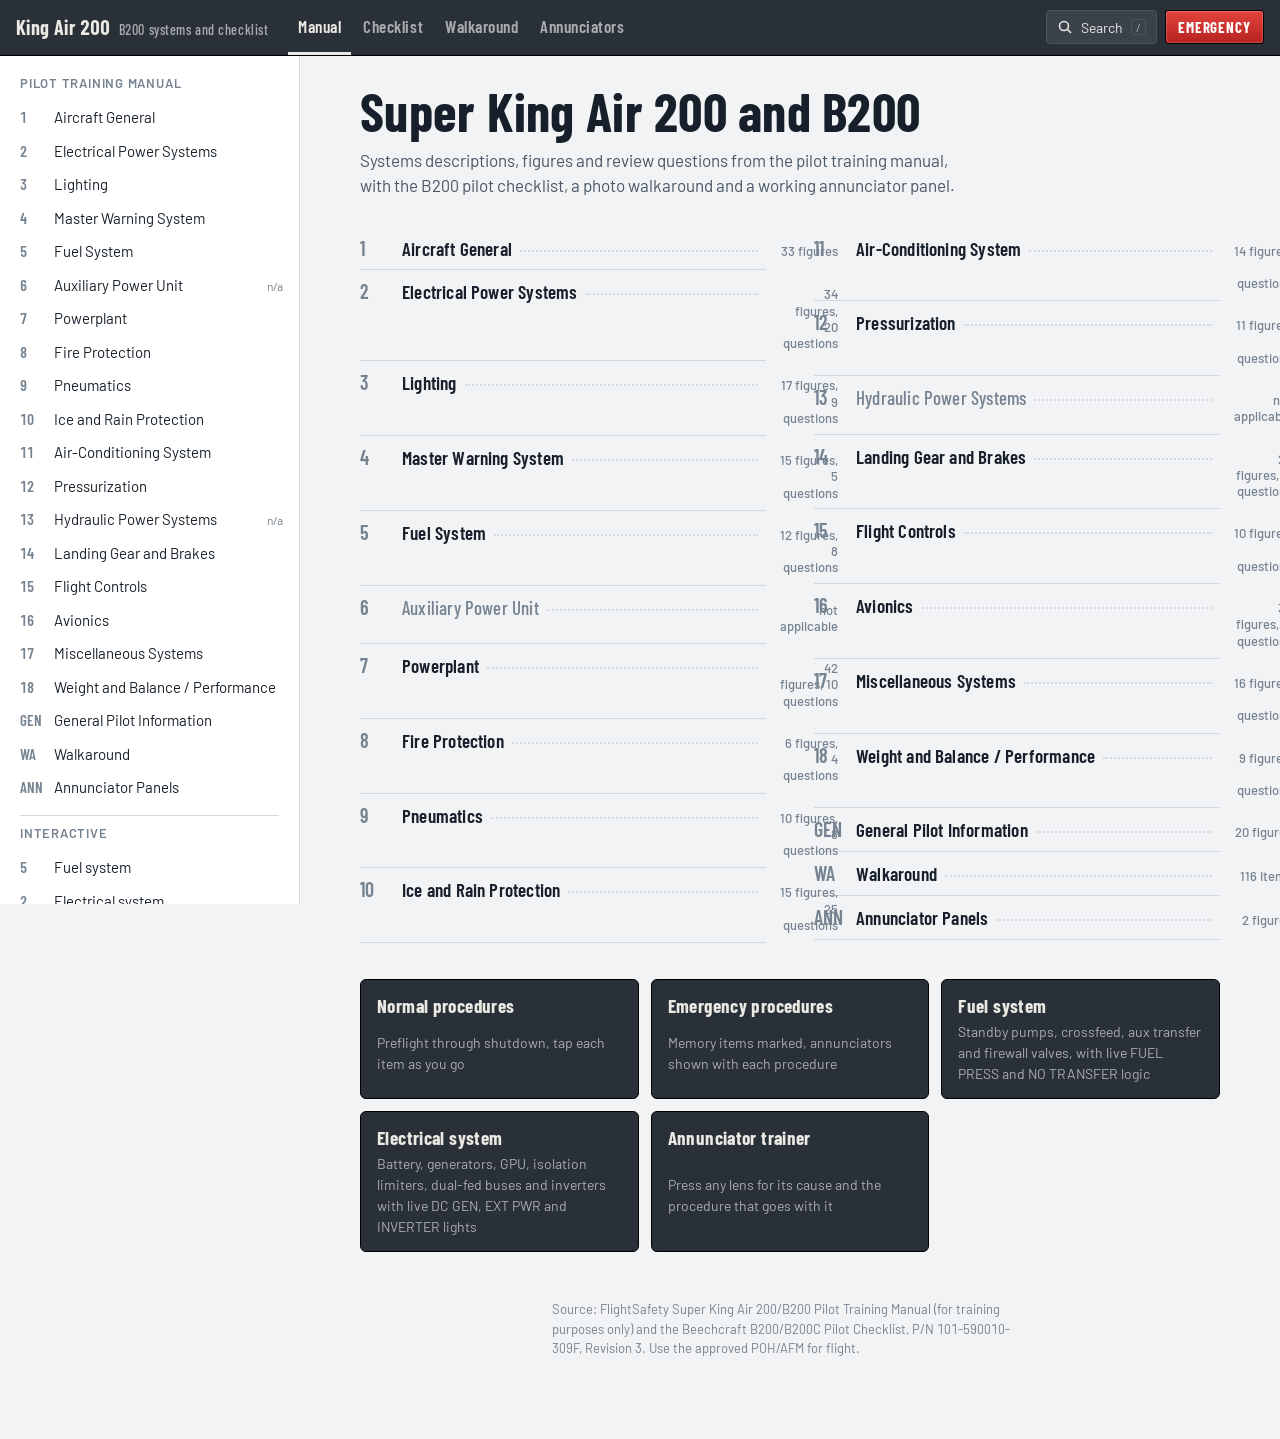
<file: king-air-200/index.html>
<!doctype html>
<html lang="en">
<head>
<meta charset="utf-8">
<meta name="viewport" content="width=device-width, initial-scale=1, viewport-fit=cover">
<title>King Air 200 Manual</title>
<meta name="claude:viewport-fit-sides" content="cover">
<meta name="description" content="Interactive Super King Air 200/B200 systems manual, checklist, walkaround and annunciator trainer.">
<link rel="preconnect" href="https://fonts.googleapis.com">
<link rel="preconnect" href="https://fonts.gstatic.com" crossorigin>
<link rel="stylesheet" href="https://fonts.googleapis.com/css2?family=Barlow+Condensed:wght@500;600;700&family=Barlow:wght@400;500;600;700&family=Source+Serif+4:ital,opsz,wght@0,8..60,400;0,8..60,600;1,8..60,400&display=swap">
<link rel="stylesheet" href="assets/style.css">
</head>
<body>
<header class="bar">
  <button class="tool menu-btn" id="menuBtn" aria-label="Open contents" aria-expanded="false">
    <svg viewBox="0 0 16 16" fill="none" stroke="currentColor" stroke-width="1.6"><path d="M2 4h12M2 8h12M2 12h12"/></svg>
  </button>
  <a class="brand" href="#manual">King Air 200 <small>B200 systems and checklist</small></a>
  <nav class="tabs" aria-label="Sections">
    <a class="tab" href="#manual" data-mode="manual">Manual</a>
    <a class="tab" href="#checklist" data-mode="checklist">Checklist</a>
    <a class="tab" href="#walkaround" data-mode="walkaround">Walkaround</a>
    <a class="tab" href="#annunciators" data-mode="annunciators">Annunciators</a>
  </nav>
  <div class="bar-tools">
    <button class="tool" id="searchBtn" aria-label="Search">
      <svg viewBox="0 0 16 16" fill="none" stroke="currentColor" stroke-width="1.6"><circle cx="7" cy="7" r="4.5"/><path d="M10.5 10.5 14 14"/></svg>
      <span class="lbl">Search</span><kbd>/</kbd>
    </button>
    <a class="emer" href="#emergency">EMERGENCY</a>
  </div>
</header>
<div class="shell">
  <aside class="side" id="side" aria-label="Contents"></aside>
  <main class="main" id="main" tabindex="-1"></main>
</div>
<div class="scrim" id="scrim"></div>

<dialog class="lb" id="lb" aria-label="Figure viewer">
  <div class="lb-top">
    <div class="lb-title" id="lbTitle"></div>
    <button class="lb-btn" id="lbPrev" aria-label="Previous figure">&#8249;</button>
    <button class="lb-btn" id="lbNext" aria-label="Next figure">&#8250;</button>
    <button class="lb-btn" id="lbOut" aria-label="Zoom out">&minus;</button>
    <button class="lb-btn" id="lbIn" aria-label="Zoom in">+</button>
    <button class="lb-btn" id="lbFit" aria-label="Fit to screen">Fit</button>
    <button class="lb-btn" id="lbClose" aria-label="Close">&times;</button>
  </div>
  <div class="lb-stage" id="lbStage"><img id="lbImg" alt=""></div>
  <div class="lb-text" id="lbText"></div>
</dialog>

<dialog class="pal" id="pal" aria-label="Search">
  <div class="pal-in">
    <svg viewBox="0 0 16 16" fill="none" stroke="currentColor" stroke-width="1.6"><circle cx="7" cy="7" r="4.5"/><path d="M10.5 10.5 14 14"/></svg>
    <label class="vh" for="palInput">Search the manual, checklist and annunciators</label>
    <input id="palInput" type="search" placeholder="Search systems, procedures, annunciators" autocomplete="off" spellcheck="false">
    <button class="btn small" id="palClose">Close</button>
  </div>
  <ul class="pal-res" id="palRes" role="listbox"></ul>
</dialog>

<script src="data/manual.js"></script>
<script src="data/checklist.js"></script>
<script src="data/annunciators.js"></script>
<script src="assets/sims.js"></script>
<script src="assets/app.js"></script>
</body>
</html>
</file>
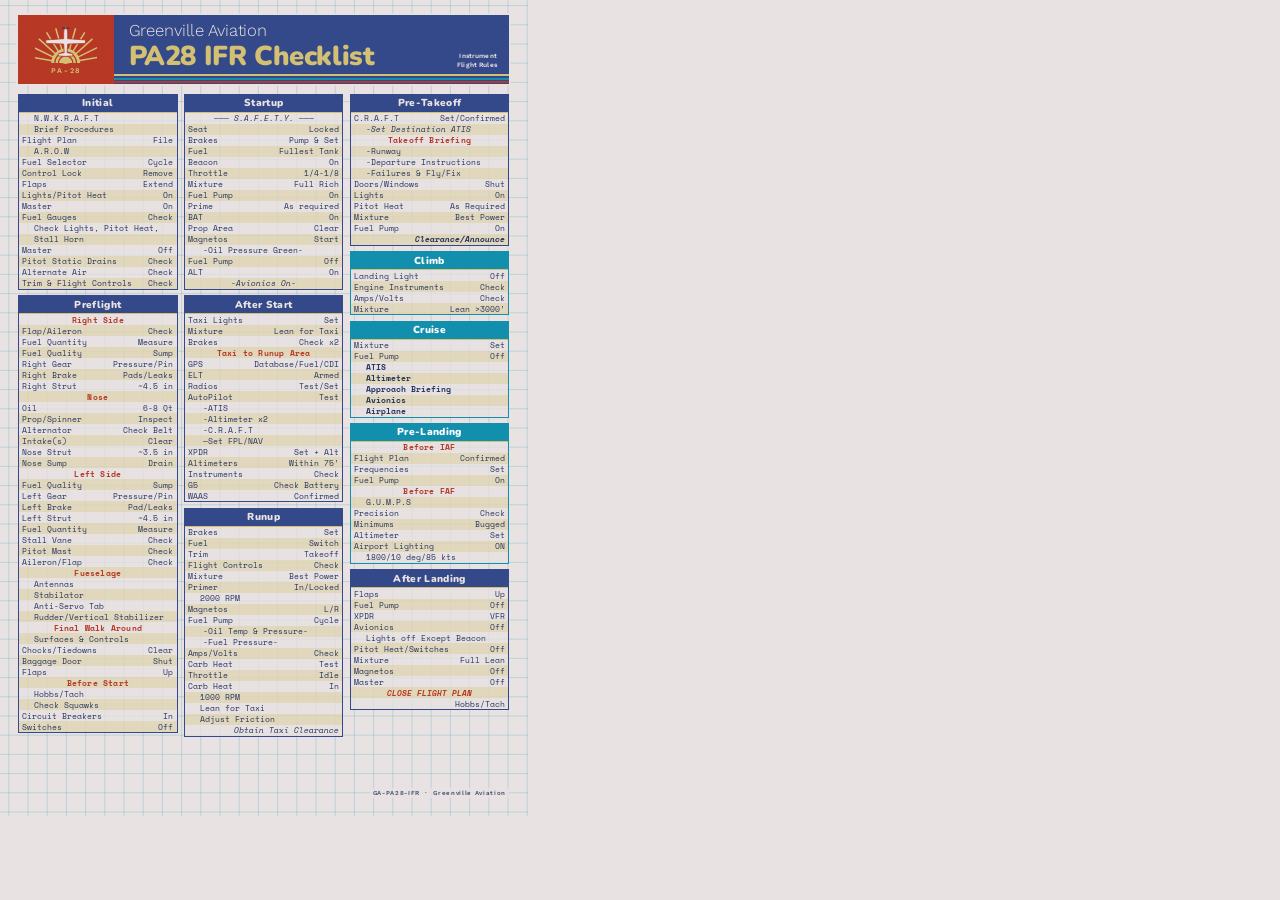
<file: pa28-ifr-checklist/PA28_IFR_Checklist.html>
<!doctype html>
<html lang="en"><head><meta charset="utf-8">
<title>PA28 IFR Checklist</title>
<link rel="preconnect" href="https://fonts.googleapis.com">
<link href="https://fonts.googleapis.com/css2?family=Nunito:wght@900&family=Space+Mono:ital,wght@0,400;0,700;1,400;1,700&family=Work+Sans:wght@300;600&display=block" rel="stylesheet">
<style>
@page { size: 5.5in 8.5in; margin: 0; }
:root {
  /* Retro Art Deco palette: B73824 E9E2E2 D3C073 138FAE 344989 */
  --paper: #e9e2e2;
  --navy: #344989;
  --teal: #138fae;
  --rust: #b73824;
  --gold: #d3c073;
  --ink: #26355f;          /* navy darkened for small text */
  --stripe: rgba(211, 192, 115, .34);
  --row: 8.26pt;
}
* { box-sizing: border-box; margin: 0; padding: 0; }
html, body { background: var(--paper); }
body {
  width: 396pt; height: 612pt; position: relative; overflow: hidden;
  color: var(--ink);
  font: 400 6.15pt/1 "Space Mono", monospace;
  -webkit-print-color-adjust: exact; print-color-adjust: exact;
}

/* quadrille ruling: 5 squares per inch, drawn as vector lines */
.grid { position: absolute; inset: 0; width: 396pt; height: 612pt; }

/* ---------- header label ---------- */
.label {
  position: absolute; left: 13.4pt; right: 14.4pt; top: 11pt; height: 52pt;
  display: flex; color: var(--paper);
  box-shadow: 0 0 0 1.2pt var(--paper);
}
.label .tab {
  width: 72pt; background: var(--rust);
  display: flex; flex-direction: column; align-items: center; justify-content: center; gap: 1.5pt;
}
.label .tab svg { width: 46pt; height: 30pt; display: block; }
.label .tab b { font: 600 5.4pt/1 "Work Sans", sans-serif; letter-spacing: 1.2pt; color: var(--gold); }
.label .band {
  flex: 1; padding: 6pt 10pt 0 11pt; position: relative;
  /* deco speed stripes along the bottom of the band */
  background:
    linear-gradient(to bottom, transparent 44.6pt, var(--gold) 44.6pt, var(--gold) 46pt,
      var(--navy) 46pt, var(--navy) 47pt, var(--teal) 47pt, var(--teal) 48.6pt,
      var(--navy) 48.6pt, var(--navy) 49.6pt, var(--rust) 49.6pt, var(--rust) 51pt, var(--navy) 51pt),
    var(--navy);
}
.label .brand { font: 300 12.5pt/1 "Work Sans", sans-serif; letter-spacing: -.1pt; }
.label .brand sup { font-size: 4.5pt; vertical-align: 6pt; margin-left: .5pt; }
.label .title { font: 900 20.5pt/1 "Nunito", sans-serif; letter-spacing: -.3pt; margin-top: 2.5pt; color: var(--gold); }
.label .spec {
  position: absolute; right: 9pt; bottom: 11pt; text-align: right;
  font: 600 4.9pt/1.35 "Work Sans", sans-serif; letter-spacing: .1pt;
}

/* ---------- checklist ---------- */
.cols {
  position: absolute; z-index: 1; left: 13.4pt; top: 70.6pt; width: 368.6pt;
  display: grid; grid-template-columns: repeat(3, 1fr); column-gap: 4.6pt;
}
.col { display: flex; flex-direction: column; gap: 4.1pt; }
.box { border: 1pt solid var(--navy); background: rgba(233,226,226,.74); position: relative; }
.box.red { border-color: var(--teal); }
.box h2 {
  height: 13.4pt; display: flex; align-items: center; justify-content: center;
  background: var(--navy); color: var(--paper);
  font: 900 7.6pt/1 "Nunito", sans-serif; letter-spacing: .25pt;
  border-bottom: 1.4pt solid var(--gold);
}
.box.red h2 { background: var(--teal); color: #fff; }
.row {
  height: var(--row); padding: 0 2.6pt; display: flex; align-items: center; justify-content: space-between;
  white-space: nowrap;
}
.row:nth-of-type(even) { background: var(--stripe); }
.row .v { text-align: right; }
.row.s, .row.si, .row.b { padding-left: 11.5pt; }
.row.n { padding-left: 14pt; }
.row.si { font-style: italic; }
.row.b { font-weight: 700; }
.row.h { justify-content: center; font-weight: 700; color: var(--rust); letter-spacing: .15pt; }

.row.c { justify-content: center; font-style: italic; }
.row.cb { justify-content: center; font-style: italic; font-weight: 700; color: var(--rust); }
.row.r, .row.rb, .row.rp { justify-content: flex-end; }
.row.r { font-style: italic; }
.row.rb { font-style: italic; font-weight: 700; }

.foot {
  position: absolute; left: 13.4pt; right: 14.4pt; bottom: 13.5pt;
  display: flex; justify-content: flex-end;
  font: 600 4.6pt/1 "Work Sans", sans-serif; letter-spacing: .5pt; color: var(--ink); opacity: .8;
}
.foot > span { background: var(--paper); padding: 1.5pt 2pt; }
</style></head>
<body>
<svg class="grid" viewBox="0 0 396 612" aria-hidden="true"><path d="M6.6 0V612M21.0 0V612M35.4 0V612M49.8 0V612M64.2 0V612M78.6 0V612M93.0 0V612M107.4 0V612M121.8 0V612M136.2 0V612M150.6 0V612M165.0 0V612M179.4 0V612M193.8 0V612M208.2 0V612M222.6 0V612M237.0 0V612M251.4 0V612M265.8 0V612M280.2 0V612M294.6 0V612M309.0 0V612M323.4 0V612M337.8 0V612M352.2 0V612M366.6 0V612M381.0 0V612M395.4 0V612M0 4.2H396M0 18.6H396M0 33.0H396M0 47.4H396M0 61.8H396M0 76.2H396M0 90.6H396M0 105.0H396M0 119.4H396M0 133.8H396M0 148.2H396M0 162.6H396M0 177.0H396M0 191.4H396M0 205.8H396M0 220.2H396M0 234.6H396M0 249.0H396M0 263.4H396M0 277.8H396M0 292.2H396M0 306.6H396M0 321.0H396M0 335.4H396M0 349.8H396M0 364.2H396M0 378.6H396M0 393.0H396M0 407.4H396M0 421.8H396M0 436.2H396M0 450.6H396M0 465.0H396M0 479.4H396M0 493.8H396M0 508.2H396M0 522.6H396M0 537.0H396M0 551.4H396M0 565.8H396M0 580.2H396M0 594.6H396M0 609.0H396" fill="none" stroke="#138fae" stroke-width=".45" stroke-opacity=".33"/></svg>
<header class="label">
  <div class="tab">
    <svg viewBox="0 0 68 44" aria-hidden="true">
      <g stroke="#d3c073" stroke-width="1.6" stroke-linecap="butt"><line x1="34" y1="42" x2="73.4" y2="35.1"/><line x1="34" y1="42" x2="70.0" y2="24.5"/><line x1="34" y1="42" x2="63.7" y2="15.2"/><line x1="34" y1="42" x2="55.2" y2="8.1"/><line x1="34" y1="42" x2="45.0" y2="3.5"/><line x1="34" y1="42" x2="34.0" y2="2.0"/><line x1="34" y1="42" x2="23.0" y2="3.5"/><line x1="34" y1="42" x2="12.8" y2="8.1"/><line x1="34" y1="42" x2="4.3" y2="15.2"/><line x1="34" y1="42" x2="-2.0" y2="24.5"/><line x1="34" y1="42" x2="-5.4" y2="35.1"/></g>
      <path d="M18 42 A16 16 0 0 1 50 42 Z" fill="#d3c073"/>
      <path d="M22 42 A12 12 0 0 1 46 42" fill="none" stroke="#b73824" stroke-width="1.4"/>
      <path d="M26 42 A8 8 0 0 1 42 42" fill="none" stroke="#b73824" stroke-width="1.4"/>
      <g fill="#e9e2e2" stroke="#b73824" stroke-width=".9" stroke-linejoin="round">
        <path d="M34 3.5 C35.6 3.5 36.2 6 36.2 9 L36.2 15 L56 16.4 L56 20.2 L36.2 21 L35.6 30.5 L42 31.6 L42 34.2 L34 34.6 L26 34.2 L26 31.6 L32.4 30.5 L31.8 21 L12 20.2 L12 16.4 L31.8 15 L31.8 9 C31.8 6 32.4 3.5 34 3.5 Z"/>
      </g>
      <rect x="29.5" y="2.6" width="9" height="1.2" rx=".6" fill="#26355f"/>
    </svg>
    <b>PA-28</b>
  </div>
  <div class="band">
    <div class="brand">Greenville Aviation</div>
    <div class="title">PA28 IFR Checklist</div>
    <div class="spec">Instrument<br>Flight Rules</div>
  </div>
</header>
<main class="cols"><div class="col"><section class="box blue"><h2>Initial</h2><div class="row s">N.W.K.R.A.F.T</div><div class="row s">Brief Procedures</div><div class="row"><span>Flight Plan</span><span class="v">File</span></div><div class="row s">A.R.O.W</div><div class="row"><span>Fuel Selector</span><span class="v">Cycle</span></div><div class="row"><span>Control Lock</span><span class="v">Remove</span></div><div class="row"><span>Flaps</span><span class="v">Extend</span></div><div class="row"><span>Lights/Pitot Heat</span><span class="v">On</span></div><div class="row"><span>Master</span><span class="v">On</span></div><div class="row"><span>Fuel Gauges</span><span class="v">Check</span></div><div class="row s">Check Lights, Pitot Heat,</div><div class="row s">Stall Horn</div><div class="row"><span>Master</span><span class="v">Off</span></div><div class="row"><span>Pitot Static Drains</span><span class="v">Check</span></div><div class="row"><span>Alternate Air</span><span class="v">Check</span></div><div class="row"><span>Trim &amp; Flight Controls</span><span class="v">Check</span></div></section><section class="box blue"><h2>Preflight</h2><div class="row h">Right Side</div><div class="row"><span>Flap/Aileron</span><span class="v">Check</span></div><div class="row"><span>Fuel Quantity</span><span class="v">Measure</span></div><div class="row"><span>Fuel Quality</span><span class="v">Sump</span></div><div class="row"><span>Right Gear</span><span class="v">Pressure/Pin</span></div><div class="row"><span>Right Brake</span><span class="v">Pads/Leaks</span></div><div class="row"><span>Right Strut</span><span class="v">~4.5 in</span></div><div class="row h">Nose</div><div class="row"><span>Oil</span><span class="v">6-8 Qt</span></div><div class="row"><span>Prop/Spinner</span><span class="v">Inspect</span></div><div class="row"><span>Alternator</span><span class="v">Check Belt</span></div><div class="row"><span>Intake(s)</span><span class="v">Clear</span></div><div class="row"><span>Nose Strut</span><span class="v">~3.5 in</span></div><div class="row"><span>Nose Sump</span><span class="v">Drain</span></div><div class="row h">Left Side</div><div class="row"><span>Fuel Quality</span><span class="v">Sump</span></div><div class="row"><span>Left Gear</span><span class="v">Pressure/Pin</span></div><div class="row"><span>Left Brake</span><span class="v">Pad/Leaks</span></div><div class="row"><span>Left Strut</span><span class="v">~4.5 in</span></div><div class="row"><span>Fuel Quantity</span><span class="v">Measure</span></div><div class="row"><span>Stall Vane</span><span class="v">Check</span></div><div class="row"><span>Pitot Mast</span><span class="v">Check</span></div><div class="row"><span>Aileron/Flap</span><span class="v">Check</span></div><div class="row h">Fueselage</div><div class="row s">Antennas</div><div class="row s">Stabilator</div><div class="row s">Anti-Servo Tab</div><div class="row s">Rudder/Vertical Stabilizer</div><div class="row h">Final Walk Around</div><div class="row s">Surfaces &amp; Controls</div><div class="row"><span>Chocks/Tiedowns</span><span class="v">Clear</span></div><div class="row"><span>Baggage Door</span><span class="v">Shut</span></div><div class="row"><span>Flaps</span><span class="v">Up</span></div><div class="row h">Before Start</div><div class="row s">Hobbs/Tach</div><div class="row s">Check Squawks</div><div class="row"><span>Circuit Breakers</span><span class="v">In</span></div><div class="row"><span>Switches</span><span class="v">Off</span></div></section></div><div class="col"><section class="box blue"><h2>Startup</h2><div class="row c">——— S.A.F.E.T.Y. ———</div><div class="row"><span>Seat</span><span class="v">Locked</span></div><div class="row"><span>Brakes</span><span class="v">Pump &amp; Set</span></div><div class="row"><span>Fuel</span><span class="v">Fullest Tank</span></div><div class="row"><span>Beacon</span><span class="v">On</span></div><div class="row"><span>Throttle</span><span class="v">1/4-1/8</span></div><div class="row"><span>Mixture</span><span class="v">Full Rich</span></div><div class="row"><span>Fuel Pump</span><span class="v">On</span></div><div class="row"><span>Prime</span><span class="v">As required</span></div><div class="row"><span>BAT</span><span class="v">On</span></div><div class="row"><span>Prop Area</span><span class="v">Clear</span></div><div class="row"><span>Magnetos</span><span class="v">Start</span></div><div class="row n">-Oil Pressure Green-</div><div class="row"><span>Fuel Pump</span><span class="v">Off</span></div><div class="row"><span>ALT</span><span class="v">On</span></div><div class="row c">-Avionics On-</div></section><section class="box blue"><h2>After Start</h2><div class="row"><span>Taxi Lights</span><span class="v">Set</span></div><div class="row"><span>Mixture</span><span class="v">Lean for Taxi</span></div><div class="row"><span>Brakes</span><span class="v">Check x2</span></div><div class="row h">Taxi to Runup Area</div><div class="row"><span>GPS</span><span class="v">Database/Fuel/CDI</span></div><div class="row"><span>ELT</span><span class="v">Armed</span></div><div class="row"><span>Radios</span><span class="v">Test/Set</span></div><div class="row"><span>AutoPilot</span><span class="v">Test</span></div><div class="row n">-ATIS</div><div class="row n">-Altimeter x2</div><div class="row n">-C.R.A.F.T</div><div class="row n">—Set FPL/NAV</div><div class="row"><span>XPDR</span><span class="v">Set + Alt</span></div><div class="row"><span>Altimeters</span><span class="v">Within 75’</span></div><div class="row"><span>Instruments</span><span class="v">Check</span></div><div class="row"><span>G5</span><span class="v">Check Battery</span></div><div class="row"><span>WAAS</span><span class="v">Confirmed</span></div></section><section class="box blue"><h2>Runup</h2><div class="row"><span>Brakes</span><span class="v">Set</span></div><div class="row"><span>Fuel</span><span class="v">Switch</span></div><div class="row"><span>Trim</span><span class="v">Takeoff</span></div><div class="row"><span>Flight Controls</span><span class="v">Check</span></div><div class="row"><span>Mixture</span><span class="v">Best Power</span></div><div class="row"><span>Primer</span><span class="v">In/Locked</span></div><div class="row s">2000 RPM</div><div class="row"><span>Magnetos</span><span class="v">L/R</span></div><div class="row"><span>Fuel Pump</span><span class="v">Cycle</span></div><div class="row n">-Oil Temp &amp; Pressure-</div><div class="row n">-Fuel Pressure-</div><div class="row"><span>Amps/Volts</span><span class="v">Check</span></div><div class="row"><span>Carb Heat</span><span class="v">Test</span></div><div class="row"><span>Throttle</span><span class="v">Idle</span></div><div class="row"><span>Carb Heat</span><span class="v">In</span></div><div class="row s">1000 RPM</div><div class="row s">Lean for Taxi</div><div class="row s">Adjust Friction</div><div class="row r">Obtain Taxi Clearance</div></section></div><div class="col"><section class="box blue"><h2>Pre-Takeoff</h2><div class="row"><span>C.R.A.F.T</span><span class="v">Set/Confirmed</span></div><div class="row si">-Set Destination ATIS</div><div class="row h">Takeoff Briefing</div><div class="row s">-Runway</div><div class="row s">-Departure Instructions</div><div class="row s">-Failures &amp; Fly/Fix</div><div class="row"><span>Doors/Windows</span><span class="v">Shut</span></div><div class="row"><span>Lights</span><span class="v">On</span></div><div class="row"><span>Pitot Heat</span><span class="v">As Required</span></div><div class="row"><span>Mixture</span><span class="v">Best Power</span></div><div class="row"><span>Fuel Pump</span><span class="v">On</span></div><div class="row rb">Clearance/Announce</div></section><section class="box red"><h2>Climb</h2><div class="row"><span>Landing Light</span><span class="v">Off</span></div><div class="row"><span>Engine Instruments</span><span class="v">Check</span></div><div class="row"><span>Amps/Volts</span><span class="v">Check</span></div><div class="row"><span>Mixture</span><span class="v">Lean &gt;3000’</span></div></section><section class="box red"><h2>Cruise</h2><div class="row"><span>Mixture</span><span class="v">Set</span></div><div class="row"><span>Fuel Pump</span><span class="v">Off</span></div><div class="row b">ATIS</div><div class="row b">Altimeter</div><div class="row b">Approach Briefing</div><div class="row b">Avionics</div><div class="row b">Airplane</div></section><section class="box red"><h2>Pre-Landing</h2><div class="row h">Before IAF</div><div class="row"><span>Flight Plan</span><span class="v">Confirmed</span></div><div class="row"><span>Frequencies</span><span class="v">Set</span></div><div class="row"><span>Fuel Pump</span><span class="v">On</span></div><div class="row h">Before FAF</div><div class="row s">G.U.M.P.S</div><div class="row"><span>Precision</span><span class="v">Check</span></div><div class="row"><span>Minimums</span><span class="v">Bugged</span></div><div class="row"><span>Altimeter</span><span class="v">Set</span></div><div class="row"><span>Airport Lighting</span><span class="v">ON</span></div><div class="row s">1800/10 deg/85 kts</div></section><section class="box blue"><h2>After Landing</h2><div class="row"><span>Flaps</span><span class="v">Up</span></div><div class="row"><span>Fuel Pump</span><span class="v">Off</span></div><div class="row"><span>XPDR</span><span class="v">VFR</span></div><div class="row"><span>Avionics</span><span class="v">Off</span></div><div class="row s">Lights off Except Beacon</div><div class="row"><span>Pitot Heat/Switches</span><span class="v">Off</span></div><div class="row"><span>Mixture</span><span class="v">Full Lean</span></div><div class="row"><span>Magnetos</span><span class="v">Off</span></div><div class="row"><span>Master</span><span class="v">Off</span></div><div class="row cb">CLOSE FLIGHT PLAN</div><div class="row rp">Hobbs/Tach</div></section></div></main>
<footer class="foot">
  <span>GA-PA28-IFR &nbsp;·&nbsp; Greenville Aviation</span>
</footer>
</body></html>
</file>
<file: king-air-200/assets/style.css>
/* Layout: a panel-gray instrument bar over a quiet reading surface. The manual reads like a
   well-set training manual (serif text, condensed placard headings); interactive parts look like
   cockpit hardware (gray housings, placard lettering, annunciator lenses). */
:root {
  --paper: #f1f3f5;
  --surface: #ffffff;
  --sunk: #e7ebef;
  --ink: #17202a;
  --ink-2: #4a5765;
  --ink-3: #75828f;
  --rule: #d2d9e0;
  --panel: #2a3037;
  --panel-2: #3a424b;
  --panel-3: #4b545e;
  --placard: #ebe9e3;
  --placard-dim: #a9adb1;
  --mat: #ffffff;
  --accent: #1c5b98;
  --accent-ink: #ffffff;
  --accent-wash: #e1eaf4;
  --hit: #fff1b8;
  --red: #d22f2a;
  --amber: #f0a400;
  --green: #2c9a50;
  --cyan: #2b8fc9;
  --lens-off: #23282e;
  --ok: #2c8a4b;
  --bad: #c0352f;
  --shadow: 0 1px 2px rgba(16, 24, 32, .08), 0 6px 18px rgba(16, 24, 32, .08);

  --f-display: "Barlow Condensed", "Arial Narrow", "Helvetica Neue", sans-serif;
  --f-ui: "Barlow", "Segoe UI", "Helvetica Neue", Arial, sans-serif;
  --f-read: "Source Serif 4", "Source Serif Pro", Georgia, "Times New Roman", serif;

  --bar-h: 52px;
  --side-w: 300px;
  --measure: 68ch;
}
@media (prefers-color-scheme: dark) {
  :root:not([data-theme="light"]) {
    --paper: #13171b; --surface: #1a1f25; --sunk: #20262d; --ink: #e3e6e9; --ink-2: #a6b0ba; --ink-3: #78838e;
    --rule: #2b333b; --panel: #0c0f12; --panel-2: #1f252c; --panel-3: #323a43; --placard: #e5e3dd; --placard-dim: #8d939a;
    --mat: #dfe2e5; --accent: #82b4e6; --accent-ink: #0b1724; --accent-wash: #1b2a3a; --hit: #4a3f12;
    --ok: #57b878; --bad: #ec6a62; --shadow: 0 1px 2px rgba(0, 0, 0, .4), 0 6px 18px rgba(0, 0, 0, .35);
    color-scheme: dark;
  }
}
:root[data-theme="dark"] {
  --paper: #13171b; --surface: #1a1f25; --sunk: #20262d; --ink: #e3e6e9; --ink-2: #a6b0ba; --ink-3: #78838e;
  --rule: #2b333b; --panel: #0c0f12; --panel-2: #1f252c; --panel-3: #323a43; --placard: #e5e3dd; --placard-dim: #8d939a;
  --mat: #dfe2e5; --accent: #82b4e6; --accent-ink: #0b1724; --accent-wash: #1b2a3a; --hit: #4a3f12;
  --ok: #57b878; --bad: #ec6a62; --shadow: 0 1px 2px rgba(0, 0, 0, .4), 0 6px 18px rgba(0, 0, 0, .35);
  color-scheme: dark;
}

* { box-sizing: border-box; }
html { -webkit-text-size-adjust: 100%; }
body {
  margin: 0;
  background: var(--paper);
  color: var(--ink);
  font: 16px/1.5 var(--f-ui);
  font-variant-numeric: tabular-nums;
}
body::before {
  content: ""; position: fixed; inset: 0 0 auto; height: env(safe-area-inset-top, 0px); z-index: 60;
  background: var(--panel);
}
img { max-width: 100%; }
button { font: inherit; color: inherit; }
a { color: var(--accent); }
:focus-visible { outline: 2px solid var(--accent); outline-offset: 2px; }
.vh { position: absolute !important; width: 1px; height: 1px; overflow: hidden; clip: rect(0 0 0 0); white-space: nowrap; }

/* ---------- Top bar ---------- */
.bar {
  position: sticky; top: env(safe-area-inset-top, 0px); z-index: 50;
  display: flex; align-items: center; gap: 12px;
  min-height: var(--bar-h);
  padding-left: max(16px, env(safe-area-inset-left, 0px));
  padding-right: max(16px, env(safe-area-inset-right, 0px));
  background: var(--panel); color: var(--placard);
  border-bottom: 1px solid #000;
}
.brand {
  display: flex; align-items: baseline; gap: 8px; text-decoration: none; color: var(--placard);
  font-family: var(--f-display); font-weight: 700; font-size: 20px; letter-spacing: .02em; white-space: nowrap;
}
.brand small { font-weight: 500; font-size: 14px; color: var(--placard-dim); letter-spacing: .04em; }
.tabs { display: flex; gap: 2px; margin-left: 8px; }
.tab {
  appearance: none; border: 0; background: none; cursor: pointer; text-decoration: none;
  color: var(--placard-dim); font-family: var(--f-display); font-weight: 600; font-size: 17px; letter-spacing: .03em;
  padding: 14px 10px 12px; border-bottom: 3px solid transparent;
}
.tab:hover { color: var(--placard); }
.tab[aria-current="page"] { color: var(--placard); border-bottom-color: var(--placard); }
.bar-tools { margin-left: auto; display: flex; gap: 8px; align-items: center; }
.tool {
  appearance: none; border: 1px solid var(--panel-3); background: var(--panel-2); color: var(--placard);
  border-radius: 4px; height: 34px; padding: 0 10px; display: inline-flex; align-items: center; gap: 8px; cursor: pointer;
  font-size: 14px;
}
.tool kbd { font: 12px var(--f-ui); color: var(--placard-dim); border: 1px solid var(--panel-3); border-radius: 3px; padding: 0 4px; }
.tool svg { width: 16px; height: 16px; }
.emer {
  appearance: none; cursor: pointer; text-decoration: none; height: 34px; display: inline-flex; align-items: center;
  padding: 0 12px; border-radius: 3px; border: 1px solid #000;
  background: linear-gradient(#e2433d, #b6231f); color: #fff;
  font-family: var(--f-display); font-weight: 700; letter-spacing: .06em; font-size: 15px;
  box-shadow: inset 0 0 0 1px rgba(255, 255, 255, .18);
}
.menu-btn { display: none; }

/* ---------- Shell ---------- */
.shell { display: grid; grid-template-columns: var(--side-w) minmax(0, 1fr); min-height: calc(100vh - var(--bar-h)); }
.side {
  position: sticky; top: calc(var(--bar-h) + env(safe-area-inset-top, 0px));
  height: calc(100vh - var(--bar-h) - env(safe-area-inset-top, 0px));
  overflow-y: auto; overscroll-behavior: contain;
  border-right: 1px solid var(--rule); background: var(--surface);
  padding: 16px 0 40px max(0px, env(safe-area-inset-left, 0px));
}
.main {
  min-width: 0;
  padding-block: 28px 80px;
  padding-left: max(16px, env(safe-area-inset-left, 0px));
  padding-right: max(16px, env(safe-area-inset-right, 0px));
}
.wrap { max-width: 1040px; margin: 0 auto; }
.read { max-width: var(--measure); margin: 0 auto; }
.scrim { display: none; }

@media (max-width: 960px) {
  .shell { grid-template-columns: minmax(0, 1fr); }
  .side {
    position: fixed; z-index: 45; left: 0; top: calc(var(--bar-h) + env(safe-area-inset-top, 0px)); bottom: 0;
    width: min(86vw, 340px); height: auto; transform: translateX(-102%); transition: transform .2s ease;
    box-shadow: var(--shadow);
  }
  body.side-open .side { transform: none; }
  body.side-open .scrim { display: block; position: fixed; inset: 0; z-index: 44; background: rgba(0, 0, 0, .35); }
  .menu-btn { display: inline-flex; }
  .tabs { margin-left: 0; }
}
@media (max-width: 720px) {
  .brand small, .tool kbd, .tool .lbl { display: none; }
  .bar { gap: 6px; flex-wrap: wrap; padding-block: 4px 0; }
  .tabs { order: 3; width: 100%; overflow-x: auto; scrollbar-width: none; }
  .tab { padding: 8px 10px 9px; font-size: 16px; }
  :root { --bar-h: 92px; }
}
@media (prefers-reduced-motion: reduce) {
  *, *::before, *::after { animation: none !important; transition: none !important; scroll-behavior: auto !important; }
}

/* ---------- Sidebar TOC ---------- */
.side h2 {
  margin: 4px 20px 10px; font: 600 13px/1.2 var(--f-ui); color: var(--ink-3); letter-spacing: .06em; text-transform: uppercase;
}
.toc { list-style: none; margin: 0; padding: 0; }
.toc a, .toc button.row {
  display: grid; grid-template-columns: 30px minmax(0, 1fr) auto; gap: 4px; align-items: baseline;
  width: 100%; text-align: left; background: none; border: 0; cursor: pointer;
  padding: 7px 16px 7px 20px; text-decoration: none; color: var(--ink); font-size: 15px; line-height: 1.3;
}
.toc a:hover, .toc button.row:hover { background: var(--sunk); }
.toc .num { font-family: var(--f-display); font-weight: 600; color: var(--ink-3); font-size: 15px; }
.toc .meta { font-size: 12px; color: var(--ink-3); }
.toc a[aria-current="true"] { background: var(--accent-wash); color: var(--ink); font-weight: 600; box-shadow: inset 3px 0 0 var(--accent); }
.toc .sub { list-style: none; margin: 0 0 6px; padding: 0; }
.toc .sub a { grid-template-columns: minmax(0, 1fr); padding: 4px 16px 4px 54px; font-size: 14px; color: var(--ink-2); }
.toc .sub .lv3 a { padding-left: 68px; font-size: 13.5px; color: var(--ink-3); }
.toc .sub a.on { color: var(--accent); font-weight: 600; }
.toc-sep { height: 1px; background: var(--rule); margin: 10px 20px; }

/* ---------- Manual: contents page ---------- */
.contents-head { max-width: 860px; margin: 0 auto 28px; }
.contents-head h1 {
  font: 700 clamp(34px, 5vw, 54px)/1 var(--f-display); letter-spacing: .005em; margin: 0 0 10px; text-wrap: balance;
}
.contents-head p { margin: 0; color: var(--ink-2); max-width: 62ch; font-size: 17px; }
.contents { max-width: 860px; margin: 0 auto; columns: 2 340px; column-gap: 48px; }
.contents a {
  display: flex; align-items: baseline; gap: 8px; break-inside: avoid; padding: 9px 0; text-decoration: none; color: var(--ink);
  border-bottom: 1px solid var(--rule);
}
.contents a:hover .t { color: var(--accent); }
.contents .n { flex: 0 0 34px; font: 600 20px var(--f-display); color: var(--ink-3); }
.contents .t { font: 600 19px/1.2 var(--f-display); letter-spacing: .01em; min-width: 0; }
.contents .lead { flex: 1; border-bottom: 2px dotted var(--rule); transform: translateY(-4px); min-width: 12px; }
.contents .pg { font-size: 13px; color: var(--ink-3); flex: 0 1 auto; max-width: 9.5em; text-align: right; line-height: 1.25; }
.contents .na .t { color: var(--ink-3); font-weight: 500; }
.quick { max-width: 860px; margin: 36px auto 0; display: grid; grid-template-columns: repeat(auto-fit, minmax(240px, 1fr)); gap: 12px; }
.quick a {
  display: grid; gap: 4px; padding: 14px 16px; border-radius: 6px; text-decoration: none; color: var(--placard);
  background: var(--panel); border: 1px solid #000;
}
.quick a b { font: 700 19px var(--f-display); letter-spacing: .02em; }
.quick a span { font-size: 14px; color: var(--placard-dim); }

/* ---------- Manual: chapter reader ---------- */
.ch-head { max-width: var(--measure); margin: 0 auto 26px; }
.ch-kicker { font: 600 16px var(--f-display); color: var(--ink-3); letter-spacing: .04em; }
.ch-head h1 { margin: 2px 0 12px; font: 700 clamp(36px, 6vw, 58px)/.98 var(--f-display); text-wrap: balance; }
.ch-meta { display: flex; flex-wrap: wrap; gap: 8px 16px; color: var(--ink-2); font-size: 14px; }
.ch-meta a { text-decoration: none; }
.ch-meta a:hover { text-decoration: underline; }
.prose { font-family: var(--f-read); font-size: 18px; line-height: 1.62; }
.prose p { margin: 0 0 1em; }
.prose h2 {
  font: 700 30px/1.1 var(--f-display); margin: 1.8em 0 .5em; letter-spacing: .005em; text-wrap: balance;
  scroll-margin-top: calc(var(--bar-h) + 20px);
}
.prose h3 {
  font: 600 22px/1.2 var(--f-display); margin: 1.5em 0 .35em; color: var(--ink); text-wrap: balance;
  scroll-margin-top: calc(var(--bar-h) + 20px);
}
.prose h2 + h3 { margin-top: .4em; }
.prose ol, .prose ul { margin: 0 0 1em; padding-left: 1.6em; }
.prose li { margin: 0 0 .4em; padding-left: .2em; }
.prose ul ul, .prose ol ul { margin-top: .4em; }
.prose em { font-style: italic; }
.prose [id] { scroll-margin-top: calc(var(--bar-h) + 24px); }
.pg {
  float: right; clear: right; margin: .25em -5.5em 0 1em; width: 4.5em; text-align: left;
  font: 500 12px var(--f-ui); color: var(--ink-3); font-style: normal;
}
@media (max-width: 1180px) { .pg { margin-right: 0; width: auto; } }
.figref {
  appearance: none; border: 0; background: none; padding: 0; cursor: pointer; color: var(--accent);
  font: inherit; text-decoration: underline; text-decoration-thickness: 1px; text-underline-offset: 2px;
}
.flash { animation: flash 1.6s ease-out 1; }
@keyframes flash { 0%, 30% { background: var(--hit); } 100% { background: transparent; } }

.callout {
  margin: 1.4em 0; padding: 12px 16px 14px; border: 1.5px solid var(--ink-3); border-radius: 2px;
  font-family: var(--f-ui); font-size: 16.5px; line-height: 1.5; background: var(--surface);
}
.callout .lab {
  display: inline-block; margin-bottom: 6px; padding: 1px 8px; border-radius: 2px;
  font: 700 14px var(--f-display); letter-spacing: .1em; color: #fff; background: var(--ink-2);
}
.callout.warning { border-color: var(--red); }
.callout.warning .lab { background: var(--red); }
.callout.caution { border-color: var(--amber); }
.callout.caution .lab { background: var(--amber); color: #201600; }
.callout p { margin: 0; }

figure.fig { margin: 1.6em 0; font-family: var(--f-ui); }
.fig-btn {
  display: block; width: 100%; padding: 10px; border: 1px solid var(--rule); border-radius: 4px; background: var(--mat);
  cursor: zoom-in; position: relative;
}
.fig-btn img { display: block; width: 100%; height: auto; }
.fig.wide { margin-left: max(-12vw, -150px); margin-right: max(-12vw, -150px); }
@media (max-width: 1180px) { .fig.wide { margin-left: 0; margin-right: 0; } }
.fig.portrait .fig-btn img { max-height: 78vh; width: auto; max-width: 100%; margin: 0 auto; }
:root[data-theme="dark"] .fig-btn img { filter: brightness(.93); }
@media (prefers-color-scheme: dark) { :root:not([data-theme="light"]) .fig-btn img { filter: brightness(.93); } }
figcaption { display: flex; gap: 10px; align-items: baseline; margin-top: 8px; font-size: 14.5px; color: var(--ink-2); }
figcaption b { font: 700 15px var(--f-display); color: var(--ink); white-space: nowrap; letter-spacing: .02em; }
.zoom-hint {
  position: absolute; right: 10px; bottom: 10px; padding: 2px 8px; border-radius: 3px; font-size: 12px;
  background: rgba(20, 26, 32, .72); color: #fff; opacity: 0; transition: opacity .15s;
}
.fig-btn:hover .zoom-hint, .fig-btn:focus-visible .zoom-hint { opacity: 1; }

.ch-nav { max-width: var(--measure); margin: 56px auto 0; display: grid; grid-template-columns: 1fr 1fr; gap: 12px; }
.ch-nav a {
  display: grid; gap: 2px; padding: 12px 14px; border: 1px solid var(--rule); border-radius: 4px; text-decoration: none; color: var(--ink);
  background: var(--surface);
}
.ch-nav a:hover { border-color: var(--accent); }
.ch-nav small { color: var(--ink-3); font-size: 13px; }
.ch-nav b { font: 600 19px var(--f-display); }
.ch-nav .next { text-align: right; grid-column: 2; }

/* ---------- Quiz ---------- */
.quiz { max-width: var(--measure); margin: 56px auto 0; padding-top: 8px; border-top: 3px solid var(--ink); }
.quiz h2 { font: 700 30px var(--f-display); margin: 18px 0 4px; }
.quiz .sub { color: var(--ink-2); margin: 0 0 18px; }
.q { padding: 18px 0; border-bottom: 1px solid var(--rule); }
.q-t { display: flex; gap: 10px; font: 500 17.5px/1.45 var(--f-read); margin-bottom: 10px; }
.q-t b { font: 700 18px var(--f-display); color: var(--ink-3); min-width: 1.6em; }
.opts { display: grid; gap: 6px; padding-left: 2.1em; }
.opt {
  display: flex; gap: 10px; align-items: flex-start; text-align: left; width: 100%;
  padding: 8px 12px; border: 1px solid var(--rule); border-radius: 4px; background: var(--surface); cursor: pointer; font-size: 15.5px;
}
.opt:hover { border-color: var(--ink-3); }
.opt .k { font: 700 15px var(--f-display); color: var(--ink-3); min-width: 1em; }
.opt[aria-pressed="true"] { border-color: var(--accent); box-shadow: inset 0 0 0 1px var(--accent); }
.q.done .opt { cursor: default; }
.q.done .opt.right { border-color: var(--ok); background: color-mix(in srgb, var(--ok) 12%, var(--surface)); }
.q.done .opt.wrong { border-color: var(--bad); background: color-mix(in srgb, var(--bad) 10%, var(--surface)); }
.q-res { padding-left: 2.1em; margin-top: 8px; font-size: 14.5px; font-weight: 600; }
.q-res.ok { color: var(--ok); }
.q-res.no { color: var(--bad); }
.btn {
  appearance: none; display: inline-flex; align-items: center; gap: 8px; cursor: pointer; text-decoration: none;
  border: 1px solid var(--rule); background: var(--surface); color: var(--ink); border-radius: 4px; padding: 7px 14px;
  font: 600 15px var(--f-ui);
}
.btn:hover { border-color: var(--ink-3); }
.btn.primary { background: var(--accent); color: var(--accent-ink); border-color: var(--accent); }
.btn.small { padding: 4px 10px; font-size: 13.5px; }
.quiz-score { display: flex; gap: 12px; align-items: center; margin-top: 18px; flex-wrap: wrap; }
.quiz-score output { font: 700 22px var(--f-display); }

/* ---------- Checklist ---------- */
.cl-side .grp > button {
  display: flex; justify-content: space-between; width: 100%; border: 0; background: none; cursor: pointer;
  padding: 10px 20px 6px; font: 700 16px var(--f-display); letter-spacing: .02em; color: var(--ink); text-align: left;
}
.cl-side .sec-h {
  display: flex; align-items: center; gap: 8px; margin: 14px 20px 4px; font: 700 13px var(--f-ui); letter-spacing: .06em;
  text-transform: uppercase; color: var(--ink-3);
}
.cl-side .sec-h i { width: 10px; height: 10px; border-radius: 2px; background: var(--ink-3); }
.cl-side .sec-h.e i { background: var(--red); }
.cl-side .sec-h.a i { background: var(--amber); }
.cl-side .sec-h.n i { background: var(--green); }
.cl-list { list-style: none; margin: 0 0 4px; padding: 0; }
.cl-list a {
  display: grid; grid-template-columns: minmax(0, 1fr) auto; gap: 8px; align-items: baseline;
  padding: 5px 16px 5px 28px; color: var(--ink-2); text-decoration: none; font-size: 14.5px; line-height: 1.3;
}
.cl-list a:hover { background: var(--sunk); color: var(--ink); }
.cl-list a[aria-current="true"] { background: var(--accent-wash); color: var(--ink); font-weight: 600; box-shadow: inset 3px 0 0 var(--accent); }
.prog { font-size: 12px; color: var(--ink-3); white-space: nowrap; }
.prog.full { color: var(--ok); font-weight: 700; }

.card {
  max-width: 760px; margin: 0 auto; background: var(--surface); border: 1px solid var(--rule); border-radius: 6px;
  box-shadow: var(--shadow);
}
.card-head { padding: 18px 22px 14px; border-bottom: 1px solid var(--rule); }
.card-head .where { font: 600 14px var(--f-display); letter-spacing: .05em; color: var(--ink-3); display: flex; gap: 10px; flex-wrap: wrap; }
.card-head .where .e { color: var(--red); }
.card-head .where .a { color: color-mix(in srgb, var(--amber) 75%, var(--ink)); }
.card-head h1 { margin: 4px 0 0; font: 700 clamp(26px, 4vw, 36px)/1.05 var(--f-display); letter-spacing: .01em; text-wrap: balance; }
.applies { margin: 10px 0 0; padding: 0; list-style: none; display: grid; gap: 2px; font-size: 14px; color: var(--ink-2); }
.applies li::before { content: "Use for: "; color: var(--ink-3); }
.anns { display: flex; flex-wrap: wrap; gap: 6px; margin-top: 12px; }
.card-tools { display: flex; gap: 8px; align-items: center; flex-wrap: wrap; padding: 10px 22px; border-bottom: 1px solid var(--rule); background: var(--sunk); }
.meter { flex: 1; min-width: 120px; height: 6px; background: var(--rule); border-radius: 3px; overflow: hidden; }
.meter i { display: block; height: 100%; background: var(--ok); width: 0; transition: width .2s; }
.card-tools .count { font-size: 13.5px; color: var(--ink-2); min-width: 7ch; text-align: right; }
.legend { display: flex; gap: 14px; flex-wrap: wrap; padding: 8px 22px 0; font-size: 13px; color: var(--ink-3); }
.legend span { display: inline-flex; gap: 6px; align-items: center; }
.steps { list-style: none; margin: 0; padding: 8px 0 14px; }
.steps > li { padding: 0 22px; }
.step {
  display: grid; grid-template-columns: 28px 2.2em minmax(0, 1fr); gap: 4px; align-items: start; width: 100%;
  text-align: left; background: none; border: 0; cursor: pointer; padding: 9px 0; border-radius: 3px;
  font-size: 16.5px; line-height: 1.35; color: var(--ink);
}
.step:hover { background: var(--sunk); }
.box {
  width: 20px; height: 20px; margin-top: 1px; border: 1.5px solid var(--ink-3); border-radius: 3px; display: grid; place-items: center;
  background: var(--surface);
}
.box svg { width: 14px; height: 14px; opacity: 0; color: #fff; }
.step .n { font: 600 16px/1.35 var(--f-display); color: var(--ink-3); text-align: right; padding-right: 6px; }
.cr { display: flex; align-items: baseline; gap: 6px; min-width: 0; flex-wrap: wrap; }
.cr .ch { min-width: 0; }
.cr .lead { flex: 1 1 24px; min-width: 24px; border-bottom: 2px dotted color-mix(in srgb, var(--ink-3) 70%, transparent); transform: translateY(-4px); }
.cr .re {
  font: 700 16.5px/1.3 var(--f-display); letter-spacing: .03em; text-align: right; margin-left: auto; max-width: 100%;
}
.step.mem .ch { font-weight: 700; }
.step.mem .n { color: var(--red); }
.step[aria-checked="true"] .box { background: var(--ok); border-color: var(--ok); }
.step[aria-checked="true"] .box svg { opacity: 1; }
.step[aria-checked="true"] .ch, .step[aria-checked="true"] .re { color: var(--ink-3); }
.step.next { background: var(--accent-wash); box-shadow: inset 3px 0 0 var(--accent); }
.badge {
  display: inline-block; padding: 0 5px; border-radius: 2px; font: 700 12px/18px var(--f-ui); letter-spacing: .04em; vertical-align: 1px;
  border: 1px solid currentColor;
}
.badge.mem { color: var(--red); }
.badge.plus { color: var(--accent); }
.badge.star { color: var(--ink-3); }
.subs { list-style: none; margin: 0 0 4px; padding: 0 0 0 calc(28px + 2.2em + 8px); }
.subs .step { grid-template-columns: 28px 1.6em minmax(0, 1fr); font-size: 15.5px; padding: 6px 0; }
.subs .step .n { font-size: 15px; }
.st-group { margin: 14px 0 2px; font: 700 17px var(--f-display); letter-spacing: .02em; color: var(--ink); }
.st-text { margin: 8px 0; font-size: 15px; color: var(--ink-2); }
.steps .callout { margin: 12px 0; font-size: 15px; }
.steps figure { margin: 12px 0; }
.steps .fig-btn { padding: 6px; }
table.mini { border-collapse: collapse; margin: 10px 0 14px; font-size: 15px; min-width: 260px; }
table.mini caption { text-align: left; font: 700 15px var(--f-display); letter-spacing: .03em; padding-bottom: 6px; }
table.mini th, table.mini td { border: 1px solid var(--rule); padding: 4px 12px; text-align: right; }
table.mini th { background: var(--sunk); font: 600 13px var(--f-ui); text-align: center; }
.tbl-scroll { overflow-x: auto; }
.card-foot { display: flex; justify-content: space-between; gap: 12px; padding: 14px 22px; border-top: 1px solid var(--rule); flex-wrap: wrap; }
.done-note { font-weight: 700; color: var(--ok); }
.xref { color: var(--accent); cursor: pointer; text-decoration: underline; text-underline-offset: 2px; background: none; border: 0; padding: 0; font: inherit; }

/* annunciator chips + lenses */
.chip {
  display: inline-flex; align-items: center; justify-content: center; padding: 2px 7px; border-radius: 2px;
  font: 700 12.5px/1.3 var(--f-display); letter-spacing: .05em; white-space: nowrap; border: 1px solid #000;
  background: #1a1d21; color: #ddd; vertical-align: 1px;
}
.chip.red { background: var(--red); color: #fff; }
.chip.amber { background: var(--amber); color: #1d1500; }
.chip.green { background: var(--green); color: #fff; }
.chip.blue, .chip.cyan { background: var(--cyan); color: #fff; }

.emer-grid { max-width: 1040px; margin: 0 auto; }
.emer-grid h1 { font: 700 clamp(30px, 5vw, 44px) var(--f-display); margin: 0 0 6px; }
.emer-grid > p { margin: 0 0 22px; color: var(--ink-2); max-width: 64ch; }
.eg { margin: 0 0 26px; }
.eg h2 { font: 700 15px var(--f-ui); letter-spacing: .06em; text-transform: uppercase; color: var(--ink-3); margin: 0 0 8px; }
.eg ul { list-style: none; margin: 0; padding: 0; display: grid; grid-template-columns: repeat(auto-fill, minmax(280px, 1fr)); gap: 8px; }
.eg a {
  display: grid; gap: 6px; height: 100%; padding: 12px 14px; border-radius: 4px; text-decoration: none; color: var(--ink);
  background: var(--surface); border: 1px solid var(--rule);
}
.eg a:hover { border-color: var(--red); }
.eg a b { font: 700 18px/1.15 var(--f-display); letter-spacing: .01em; }
.eg a .mem-n { font-size: 13px; color: var(--red); font-weight: 600; }

/* ---------- Walkaround ---------- */
.wa-head { display: flex; justify-content: space-between; align-items: end; gap: 16px; flex-wrap: wrap; margin-bottom: 16px; }
.wa-head h1 { font: 700 clamp(30px, 5vw, 44px)/1 var(--f-display); margin: 0; }
.wa-head p { margin: 6px 0 0; color: var(--ink-2); max-width: 60ch; }
.views { display: flex; gap: 6px; flex-wrap: wrap; margin: 0 0 12px; }
.views button {
  appearance: none; cursor: pointer; border: 1px solid var(--rule); background: var(--surface); border-radius: 4px; padding: 6px 12px;
  font: 600 15px var(--f-display); letter-spacing: .02em;
}
.views button[aria-pressed="true"] { background: var(--panel); color: var(--placard); border-color: var(--panel); }
.wa-grid { display: grid; grid-template-columns: minmax(0, 1.5fr) minmax(300px, 1fr); gap: 20px; align-items: start; }
@media (max-width: 1100px) { .wa-grid { grid-template-columns: minmax(0, 1fr); } }
.overview { position: relative; border-radius: 4px; overflow: hidden; background: #000; }
.overview img { display: block; width: 100%; height: auto; }
.mk {
  position: absolute; transform: translate(-50%, -50%); min-width: 24px; height: 24px; padding: 0 4px; border-radius: 12px;
  border: 2px solid #fff; background: rgba(18, 24, 30, .82); color: #fff; font: 700 12px/20px var(--f-ui); cursor: pointer;
  box-shadow: 0 1px 4px rgba(0, 0, 0, .5);
}
.mk:hover, .mk.on { background: var(--accent); }
.mk.done { background: var(--ok); }
.mk.on { outline: 3px solid #fff; outline-offset: 1px; z-index: 2; }
.station { position: sticky; top: calc(var(--bar-h) + 16px); background: var(--surface); border: 1px solid var(--rule); border-radius: 6px; overflow: hidden; }
.station .photos { display: grid; grid-template-columns: repeat(auto-fit, minmax(160px, 1fr)); gap: 2px; background: #000; }
.station .photos img { width: 100%; height: auto; display: block; cursor: zoom-in; }
.station .body { padding: 14px 16px 16px; }
.station h2 { font: 700 22px var(--f-display); margin: 0 0 4px; }
.station .src { font-size: 13px; color: var(--ink-3); margin: 0 0 8px; }
.station .nav { display: flex; justify-content: space-between; gap: 8px; margin-top: 12px; }
.wa-items .step { grid-template-columns: 28px 2.4em minmax(0, 1fr); }
.wa-all { margin-top: 28px; }
.wa-all h2 { font: 700 24px var(--f-display); margin: 0 0 8px; }
.wa-list { columns: 2 320px; column-gap: 28px; list-style: none; padding: 0; margin: 0; }
.wa-list li { break-inside: avoid; }
.wa-list .step { font-size: 15px; padding: 5px 0; }

/* ---------- Annunciators ---------- */
.ann-page { max-width: 1100px; margin: 0 auto; }
.ann-page h1 { font: 700 clamp(30px, 5vw, 44px)/1 var(--f-display); margin: 0 0 6px; }
.ann-page > p { color: var(--ink-2); margin: 0 0 18px; max-width: 70ch; }
.housing {
  background: linear-gradient(#3a4148, #2a3036); border: 1px solid #000; border-radius: 6px; padding: 14px;
  box-shadow: inset 0 1px 0 rgba(255, 255, 255, .08), var(--shadow); color: var(--placard);
}
.housing-row { display: flex; gap: 14px; flex-wrap: wrap; align-items: stretch; }
.masters { display: flex; gap: 10px; align-items: center; }
.master {
  width: 92px; height: 58px; border-radius: 4px; border: 2px solid #111; cursor: pointer; display: grid; place-items: center; text-align: center;
  font: 700 14px/1.05 var(--f-display); letter-spacing: .06em; color: #9a3a33; background: #3b1715; padding: 4px;
}
.master small { display: block; font-size: 10px; letter-spacing: .08em; color: rgba(255, 255, 255, .45); margin-top: 3px; }
.master.caution { color: #a07a1e; background: #3b2e10; }
.master.lit { background: #e83a2f; color: #fff; box-shadow: 0 0 18px rgba(232, 58, 47, .7); }
.master.caution.lit { background: #ffb81c; color: #2a1d00; box-shadow: 0 0 18px rgba(255, 184, 28, .65); }
.master.lit.flash { animation: blink .8s steps(1) infinite; }
@keyframes blink { 50% { background: #5a1d19; box-shadow: none; } }
.master.caution.lit.flash { animation-name: blinkc; }
@keyframes blinkc { 50% { background: #4b3a10; box-shadow: none; } }
.lens-grid { display: grid; gap: 4px; padding: 6px; background: #0b0d0f; border-radius: 3px; border: 1px solid #000; }
.lens {
  appearance: none; border: 1px solid #000; border-radius: 2px; min-height: 34px; padding: 3px 4px; cursor: pointer;
  font: 700 clamp(9px, 1.25vw, 13px)/1.05 var(--f-display); letter-spacing: .05em; text-align: center;
  background: var(--lens-off); color: #6a7178; text-transform: uppercase;
}
.lens.red { color: #8a3a35; }
.lens.amber { color: #8a6c22; }
.lens.green { color: #3d7550; }
.lens.blank { cursor: default; color: #3a4047; }
.lens.lit.red { background: #e2372d; color: #fff; box-shadow: 0 0 12px rgba(226, 55, 45, .6); }
.lens.lit.amber { background: #ffb81c; color: #241900; box-shadow: 0 0 12px rgba(255, 184, 28, .55); }
.lens.lit.green { background: #36c26a; color: #052410; box-shadow: 0 0 12px rgba(54, 194, 106, .5); }
.lens.sel { outline: 2px solid #fff; outline-offset: 1px; }
.lens .lens-opt { display: block; font-size: 9px; letter-spacing: .08em; opacity: .75; }
.panel-label { font: 600 12px var(--f-display); letter-spacing: .12em; color: var(--placard-dim); text-align: center; margin-top: 6px; }
.ann-tools { display: flex; gap: 8px; flex-wrap: wrap; margin: 14px 0; }
.ann-detail { margin-top: 16px; display: grid; grid-template-columns: minmax(0, 1fr) minmax(0, 1fr); gap: 16px; }
@media (max-width: 860px) { .ann-detail { grid-template-columns: minmax(0, 1fr); } }
.panel-box { background: var(--surface); border: 1px solid var(--rule); border-radius: 6px; padding: 16px 18px; }
.panel-box h2 { font: 700 22px var(--f-display); margin: 0 0 8px; display: flex; gap: 10px; align-items: center; flex-wrap: wrap; }
.panel-box p { margin: 0 0 10px; }
.panel-box ul { margin: 0; padding-left: 1.2em; }
.panel-box li { margin: 0 0 4px; }
.drill-opts { display: grid; gap: 6px; margin-top: 10px; }

/* ---------- Systems simulators ---------- */
.sim { margin: 1.6em 0 2.4em; font-family: var(--f-ui); }
.sim.wide { margin-left: max(-12vw, -150px); margin-right: max(-12vw, -150px); }
@media (max-width: 1180px) { .sim.wide { margin-left: 0; margin-right: 0; } }
.sim-head { display: flex; justify-content: space-between; align-items: baseline; gap: 12px; flex-wrap: wrap; margin-bottom: 8px; }
.sim-head h2 { margin: 0; font: 700 24px var(--f-display); }
.sim-head p { margin: 0; font-size: 14px; color: var(--ink-2); }
.sim-body { border: 1px solid var(--rule); border-radius: 6px; overflow: hidden; background: var(--surface); }
.sim-svg { overflow-x: auto; background: var(--surface); }
.sim-svg svg { display: block; width: 100%; min-width: 640px; height: auto; }
.sim-ctrl { background: var(--panel); color: var(--placard); padding: 14px; display: grid; gap: 14px; }
.sim-row { display: flex; flex-wrap: wrap; gap: 12px 18px; align-items: flex-start; justify-content: space-between; }
.sw-group { display: flex; flex-wrap: wrap; gap: 14px; align-items: flex-start; }
.sw-group.mid { justify-content: center; }
.sw { display: grid; justify-items: center; gap: 4px; min-width: 74px; }
.sw .plac { font: 600 11px/1.1 var(--f-display); letter-spacing: .09em; text-align: center; color: var(--placard); text-transform: uppercase; }
.sw .pos { font: 600 10.5px var(--f-display); letter-spacing: .08em; color: var(--placard-dim); text-transform: uppercase; }
.sw .pos.on { color: var(--placard); }
.toggle {
  appearance: none; position: relative; width: 34px; height: 54px; border-radius: 17px; border: 1px solid #000; cursor: pointer;
  background: radial-gradient(circle at 50% 50%, #555c63 0 9px, #23282d 10px);
}
.toggle::after {
  content: ""; position: absolute; left: 50%; width: 14px; height: 24px; margin-left: -7px; border-radius: 7px;
  background: linear-gradient(90deg, #9aa1a8, #eef0f2 45%, #8d949b); top: 4px; transition: top .12s; box-shadow: 0 2px 2px rgba(0, 0, 0, .6);
}
.toggle[data-pos="1"]::after { top: 15px; }
.toggle[data-pos="2"]::after { top: 26px; }
.toggle.guard { box-shadow: 0 0 0 3px #b8231e; }
.toggle.horiz { width: 70px; height: 34px; }
.toggle.horiz::after { top: 50%; margin-top: -7px; height: 14px; width: 26px; margin-left: 0; left: 4px; transition: left .12s; }
.toggle.horiz[data-pos="1"]::after { left: 22px; top: 50%; }
.toggle.horiz[data-pos="2"]::after { left: 40px; top: 50%; }
.fuel-panel { display: grid; grid-template-columns: minmax(0, 1fr) auto minmax(0, 1fr); gap: 16px; align-items: start; }
.fuel-panel .sw-group.right { justify-content: flex-end; }
.side-plac { grid-column: 1 / -1; display: none; }
.panel-side { display: grid; gap: 8px; }
.panel-side > .plac-h { font: 700 13px var(--f-display); letter-spacing: .14em; color: var(--placard); }
.panel-side.right > .plac-h { text-align: right; }
@media (max-width: 760px) { .fuel-panel { grid-template-columns: minmax(0, 1fr); } .fuel-panel .sw-group.right { justify-content: flex-start; } .panel-side.right > .plac-h { text-align: left; } }
.sw3 { display: flex; align-items: center; gap: 6px; }
.mini-lens {
  min-width: 70px; padding: 4px 6px; border-radius: 2px; border: 1px solid #000; text-align: center;
  font: 700 11px/1.1 var(--f-display); letter-spacing: .06em; background: var(--lens-off); color: #555c63;
}
.mini-lens.lit.red { background: #e2372d; color: #fff; box-shadow: 0 0 10px rgba(226, 55, 45, .6); }
.mini-lens.lit.amber { background: #ffb81c; color: #241900; box-shadow: 0 0 10px rgba(255, 184, 28, .5); }
.mini-lens.lit.green { background: #36c26a; color: #052410; box-shadow: 0 0 10px rgba(54, 194, 106, .45); }
.ann-strip { display: flex; flex-wrap: wrap; gap: 4px; padding: 6px; background: #0b0d0f; border-radius: 3px; }
.sim-extra { border-top: 1px solid var(--panel-3); padding-top: 12px; display: flex; flex-wrap: wrap; gap: 8px 18px; align-items: center; }
.sim-extra .lbl { font: 600 12px var(--f-ui); color: var(--placard-dim); letter-spacing: .04em; text-transform: uppercase; }
.pill {
  appearance: none; border: 1px solid var(--panel-3); background: var(--panel-2); color: var(--placard); border-radius: 14px; padding: 4px 11px;
  font: 600 13px var(--f-ui); cursor: pointer;
}
.pill[aria-pressed="true"] { background: var(--placard); color: var(--panel); border-color: var(--placard); }
.pill.fail[aria-pressed="true"] { background: #e2372d; color: #fff; border-color: #e2372d; }
.sim-info { display: grid; grid-template-columns: minmax(0, 1fr) minmax(0, 1fr); gap: 0; border-top: 1px solid var(--rule); }
@media (max-width: 760px) { .sim-info { grid-template-columns: minmax(0, 1fr); } }
.sim-info > div { padding: 14px 18px; min-width: 0; }
.sim-info > div + div { border-left: 1px solid var(--rule); }
@media (max-width: 760px) { .sim-info > div + div { border-left: 0; border-top: 1px solid var(--rule); } }
.sim-info h3 { margin: 0 0 6px; font: 700 18px var(--f-display); letter-spacing: .01em; }
.sim-info p { margin: 0 0 8px; font-size: 15px; }
.sim-info .src { font-size: 12.5px; color: var(--ink-3); }
.status-list { list-style: none; padding: 0; margin: 0; display: grid; gap: 4px; font-size: 14.5px; }
.status-list li { display: flex; gap: 8px; align-items: baseline; }
.dot { width: 9px; height: 9px; border-radius: 50%; flex: 0 0 9px; background: var(--ink-3); transform: translateY(-1px); }
.dot.ok { background: var(--ok); }
.dot.bad { background: var(--bad); }
.dot.warn { background: var(--amber); }
/* SVG schematic styling */
.sx { font-family: var(--f-display); }
.sx .lbl { fill: var(--ink-2); font-size: 13px; font-weight: 600; letter-spacing: .04em; }
.sx .lbl.s { font-size: 11px; }
.sx .lbl.big { font-size: 15px; fill: var(--ink); }
.sx .pipe { fill: none; stroke: var(--rule); stroke-width: 7; stroke-linecap: round; stroke-linejoin: round; }
.sx .pipe.fuel { stroke: #e3c22a; }
.sx .pipe.press { stroke: #e98a1c; }
.sx .pipe.hp { stroke: #d8342c; }
.sx .flow { fill: none; stroke: rgba(255, 255, 255, .85); stroke-width: 2; stroke-dasharray: 3 11; stroke-linecap: round; animation: flow 1s linear infinite; }
@keyframes flow { to { stroke-dashoffset: -14; } }
.sx .tank { fill: var(--sunk); stroke: var(--ink-3); stroke-width: 1.5; }
.sx .tank.full { fill: color-mix(in srgb, #e3c22a 38%, var(--surface)); }
.sx .tank.aux.full { fill: color-mix(in srgb, #3aa0d6 34%, var(--surface)); }
.sx .comp { cursor: pointer; }
.sx .comp:focus { outline: none; }
.sx .comp:focus-visible .body, .sx .comp:hover .body { stroke: var(--accent); stroke-width: 2.5; }
.sx .comp.sel .body { stroke: var(--accent); stroke-width: 3; }
.sx .body { fill: var(--surface); stroke: var(--ink-2); stroke-width: 1.6; }
.sx .body.on { fill: color-mix(in srgb, var(--ok) 26%, var(--surface)); }
.sx .body.off { fill: var(--sunk); }
.sx .body.fail { fill: color-mix(in srgb, var(--bad) 30%, var(--surface)); }
.sx .glyph { fill: none; stroke: var(--ink-2); stroke-width: 1.6; pointer-events: none; }
.sx .wire { fill: none; stroke: var(--ink-3); stroke-width: 3; stroke-linecap: round; }
.sx .wire.live { stroke: #d8342c; }
.sx .wire.ac { stroke: #2b8fc9; }
.sx .bus { fill: var(--sunk); stroke: var(--ink-3); stroke-width: 1.5; }
.sx .bus.live { fill: color-mix(in srgb, #d8342c 22%, var(--surface)); stroke: #d8342c; }
.sx .bus.ac.live { fill: color-mix(in srgb, #2b8fc9 22%, var(--surface)); stroke: #2b8fc9; }
.sx .busl { fill: var(--ink); font-size: 13px; font-weight: 700; letter-spacing: .06em; pointer-events: none; }
.sx .val { fill: var(--ink); font-size: 13px; font-weight: 700; font-family: var(--f-ui); }
.sx .note { fill: var(--ink-3); font-size: 11px; font-family: var(--f-ui); }

/* ---------- Lightbox ---------- */
dialog.lb {
  width: 100vw; height: 100vh; max-width: none; max-height: none; margin: 0; padding: 0; border: 0; background: rgba(10, 13, 16, .96);
  color: #eee;
}
dialog.lb::backdrop { background: rgba(0, 0, 0, .6); }
.lb-top {
  position: absolute; inset: 0 0 auto; display: flex; gap: 10px; align-items: center; z-index: 2;
  padding: calc(10px + env(safe-area-inset-top, 0px)) max(16px, env(safe-area-inset-right, 0px)) 10px max(16px, env(safe-area-inset-left, 0px));
  background: linear-gradient(rgba(10, 13, 16, .95), rgba(10, 13, 16, .6));
}
.lb-title { flex: 1; min-width: 0; font-size: 15px; }
.lb-title b { font: 700 17px var(--f-display); letter-spacing: .02em; margin-right: 8px; }
.lb-btn {
  appearance: none; border: 1px solid #3a4148; background: #1d2228; color: #eee; border-radius: 4px; min-width: 36px; height: 36px; cursor: pointer;
  font-size: 18px; display: inline-grid; place-items: center; padding: 0 10px;
}
.lb-stage { position: absolute; inset: 0; overflow: hidden; touch-action: none; cursor: grab; }
.lb-stage img { position: absolute; left: 50%; top: 50%; transform-origin: 0 0; max-width: none; background: #fff; user-select: none; -webkit-user-drag: none; }
.lb-text {
  position: absolute; left: 0; right: 0; bottom: 0; z-index: 2; font-size: 12.5px; color: #9aa3ab;
  padding: 8px max(16px, env(safe-area-inset-right, 0px)) calc(8px + env(safe-area-inset-bottom, 0px)) max(16px, env(safe-area-inset-left, 0px));
  background: rgba(10, 13, 16, .8);
}

/* ---------- Search palette ---------- */
dialog.pal {
  width: min(720px, calc(100vw - 24px)); max-height: min(80vh, 720px); margin: 8vh auto auto; padding: 0; border: 1px solid var(--rule); border-radius: 8px;
  background: var(--surface); color: var(--ink); box-shadow: 0 20px 60px rgba(0, 0, 0, .35); overflow: hidden;
}
dialog.pal::backdrop { background: rgba(12, 16, 20, .45); }
.pal-in { display: flex; align-items: center; gap: 10px; padding: 12px 16px; border-bottom: 1px solid var(--rule); }
.pal-in input { flex: 1; min-width: 0; border: 0; outline: 0; background: none; color: var(--ink); font: 500 18px var(--f-ui); }
.pal-in svg { width: 18px; height: 18px; color: var(--ink-3); }
.pal-res { list-style: none; margin: 0; padding: 6px 0; overflow-y: auto; max-height: calc(min(80vh, 720px) - 60px); }
.pal-res .grp { padding: 10px 16px 4px; font: 700 12px var(--f-ui); letter-spacing: .06em; text-transform: uppercase; color: var(--ink-3); }
.pal-res a { display: grid; gap: 2px; padding: 8px 16px; text-decoration: none; color: var(--ink); }
.pal-res a[aria-selected="true"], .pal-res a:hover { background: var(--accent-wash); }
.pal-res .tt { font-weight: 600; font-size: 15px; }
.pal-res .sn { font-size: 13.5px; color: var(--ink-2); overflow: hidden; text-overflow: ellipsis; display: -webkit-box; -webkit-line-clamp: 2; -webkit-box-orient: vertical; }
.pal-res mark { background: var(--hit); color: inherit; border-radius: 2px; }
.pal-empty { padding: 20px 16px; color: var(--ink-2); }

.foot-note { max-width: var(--measure); margin: 48px auto 0; font-size: 13px; color: var(--ink-3); }
</file>
